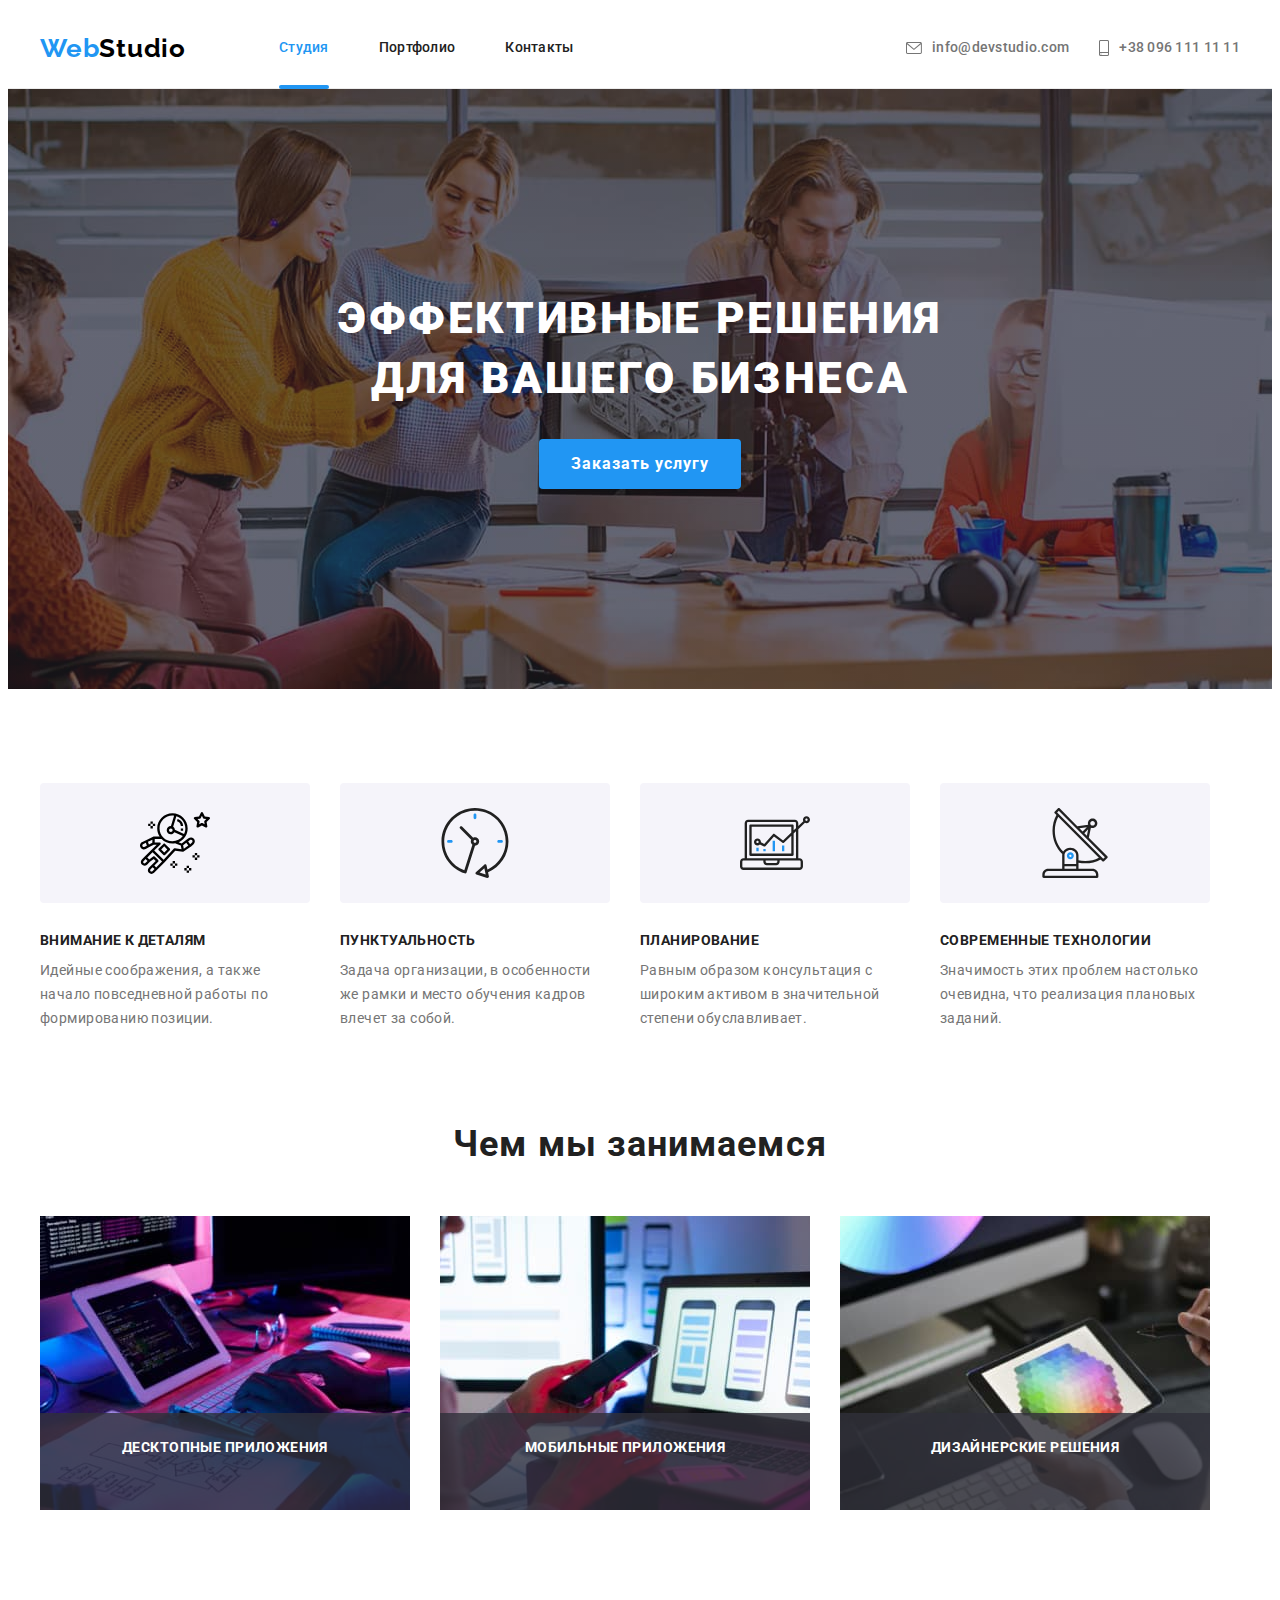
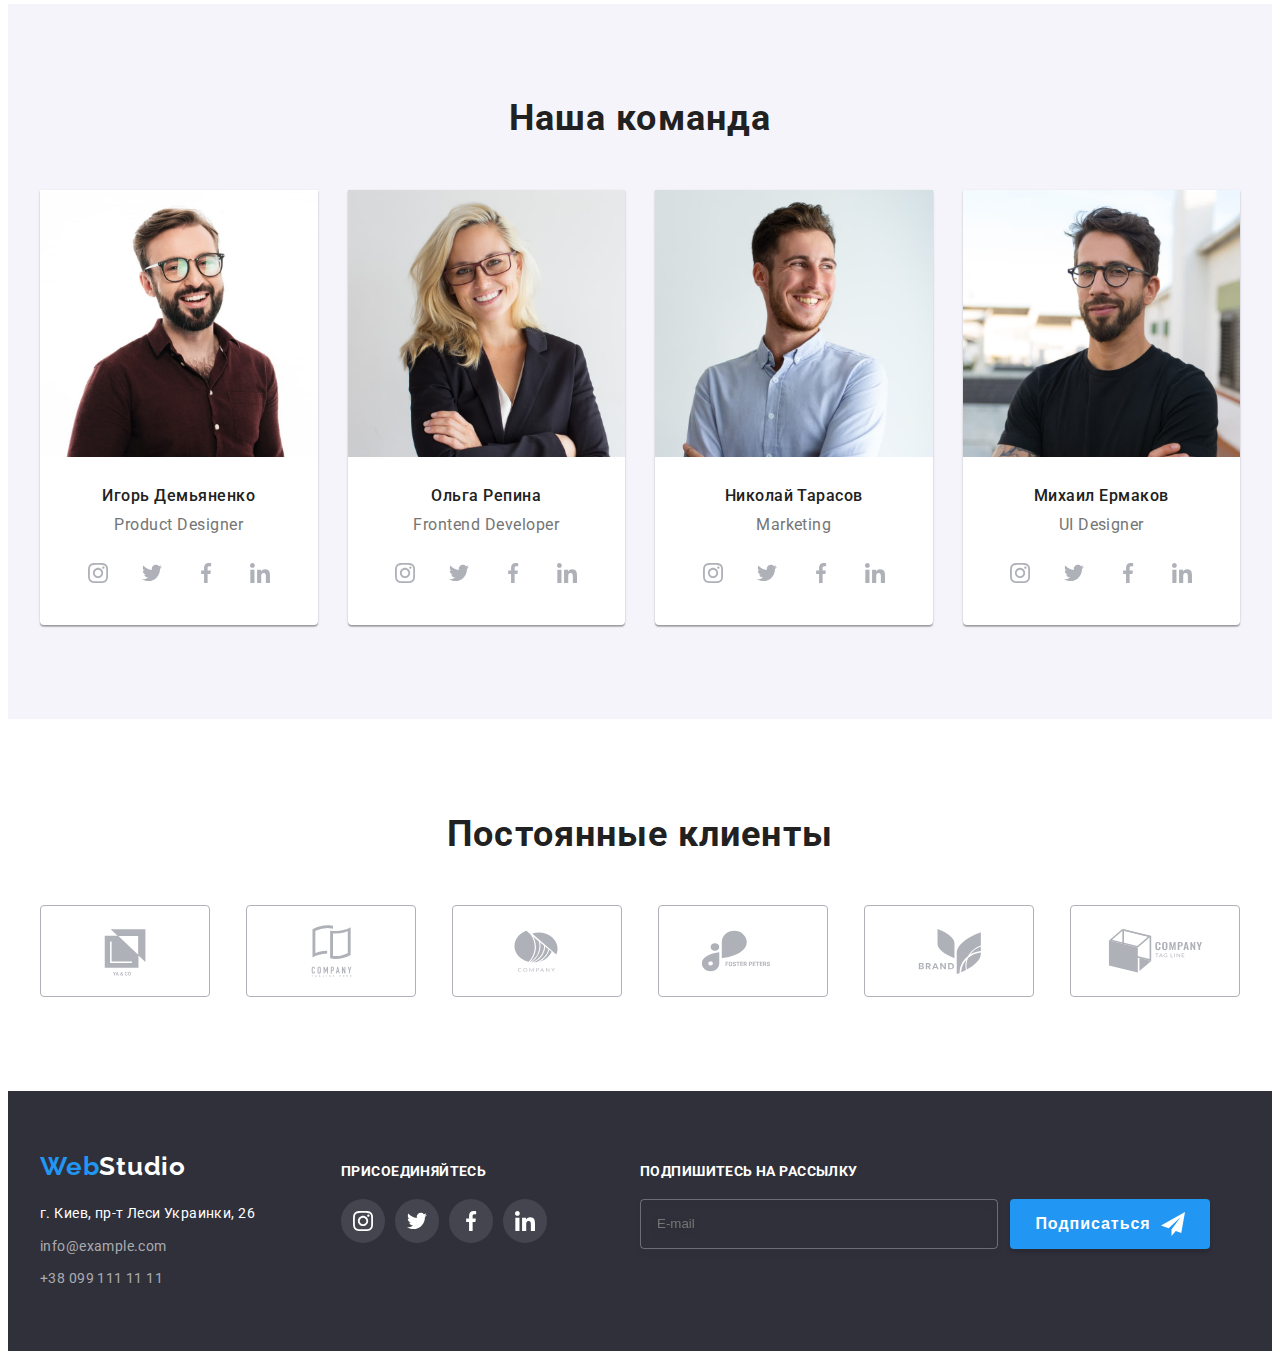
<file: index.html>
<!DOCTYPE html>
<html lang="ru">
  <head>
    <meta charset="UTF-8" />
    <meta http-equiv="X-UA-Compatible" content="IE=edge" />
    <meta name="viewport" content="width=device-width, initial-scale=1.0" />
    <title>WebStudio</title>
    <link rel="preconnect" href="https://fonts.googleapis.com" />
    <link rel="preconnect" href="https://fonts.gstatic.com" crossorigin />
    <link
      href="https://fonts.googleapis.com/css2?family=Raleway:wght@700&family=Roboto:wght@400;500;700;900&display=swap"
      rel="stylesheet"
    />
    <link
      rel="stylesheet"
      href="https://cdnjs.cloudflare.com/ajax/libs/modern-normalize/1.1.0/modern-normalize.min.css"
      integrity="sha512-wpPYUAdjBVSE4KJnH1VR1HeZfpl1ub8YT/NKx4PuQ5NmX2tKuGu6U/JRp5y+Y8XG2tV+wKQpNHVUX03MfMFn9Q=="
      crossorigin="anonymous"
      referrerpolicy="no-referrer"
    />
    <link rel="stylesheet" href="./css/style.css" />
  </head>
  <body>
    <!-- ШАПКА-HEADER -->

    <header class="header">
      <div class="container">
        <a class="header-link-main link" href="" lang="en"
          >Web<span class="header-link-main-studio">Studio</span></a
        >
        <nav class="header-navigation">
          <ul class="header-list list">
            <li class="header-item">
              <a class="header-link link current" href="">Студия</a>
            </li>
            <li class="header-item">
              <a class="header-link link" href="./portfolio.html">Портфолио</a>
            </li>
            <li class="header-item">
              <a class="header-link link" href="">Контакты</a>
            </li>
          </ul>
        </nav>
        <ul class="header-list-contacts list">
          <li class="header-item-contacts">
            <a class="header-link-mail link" href=""
              ><svg class="header-contact-svg-mail" width="16" height="12">
                <use href="./img/symbol-defs.svg#icon-envelope"></use></svg
              >info@devstudio.com</a
            >
          </li>
          <li class="header-item-contacts">
            <a class="header-link-tel link" href=""
              ><svg class="header-contact-svg-tel" width="10" height="16">
                <use href="./img/symbol-defs.svg#icon-smartphone"></use></svg
              >+38 096 111 11 11</a
            >
          </li>
        </ul>
      </div>
    </header>
    <main>
      <!-- ЗАКАЗ УСЛУГ-SERVICE -->

      <section class="service">
        <div class="container">
          <h1 class="service-title">Эффективные решения для вашего бизнеса</h1>
          <button type="button" class="service-button" data-modal-open>
            Заказать услугу
          </button>
        </div>
      </section>

      <!-- СФЕРА ДЕЯТЕЛЬНОСТИ-ACTIVITY -->

      <section class="activity">
        <div class="container">
          <h2 class="activity-hidden">Сфера деятельности</h2>
          <!--H2 скрыть в CSS-->
          <ul class="activity-list list">
            <li class="activity-item">
              <div class="activity-container-svg">
                <svg class="activity-svg" width="70" height="70">
                  <use href="./img/symbol-defs.svg#icon-astronaut"></use>
                </svg>
              </div>
              <h3 class="activity-title">Внимание к деталям</h3>
              <p class="activity-text">
                Идейные соображения, а также начало повседневной работы по
                формированию позиции.
              </p>
            </li>
            <li class="activity-item">
              <div class="activity-container-svg">
                <svg class="activity-svg" width="70" height="70">
                  <use href="./img/symbol-defs.svg#icon-clock"></use>
                </svg>
              </div>
              <h3 class="activity-title">Пунктуальность</h3>
              <p class="activity-text">
                Задача организации, в особенности же рамки и место обучения
                кадров влечет за собой.
              </p>
            </li>
            <li class="activity-item">
              <div class="activity-container-svg">
                <svg class="activity-svg" width="70" height="70">
                  <use href="./img/symbol-defs.svg#icon-diagram"></use>
                </svg>
              </div>
              <h3 class="activity-title">Планирование</h3>
              <p class="activity-text">
                Равным образом консультация с широким активом в значительной
                степени обуславливает.
              </p>
            </li>
            <li class="activity-item">
              <div class="activity-container-svg">
                <svg class="activity-svg" width="70" height="70">
                  <use href="./img/symbol-defs.svg#icon-antenna"></use>
                </svg>
              </div>
              <h3 class="activity-title">Современные технологии</h3>
              <p class="activity-text">
                Значимость этих проблем настолько очевидна, что реализация
                плановых заданий.
              </p>
            </li>
          </ul>
        </div>
      </section>

      <!-- ЧЕМ ЗАНИМАЮТСЯ-BUSINESS -->

      <section class="business">
        <div class="container">
          <h2 class="business-title">Чем мы занимаемся</h2>
          <div class="container-buisness">
            <ul class="business-list list">
              <li class="business-item">
                <img src="./img/img1.jpg" alt="картинка с кодом" width="370" />
                <h3 class="business-item-title">Десктопные приложения</h3>
              </li>
              <li class="business-item">
                <img
                  src="./img/img2.jpg"
                  alt="картинка с адаптивность"
                  width="370"
                />
                <h3 class="business-item-title">Мобильные приложения</h3>
              </li>
              <li class="business-item">
                <img
                  src="./img/img3.jpg"
                  alt="картинка с пикселями"
                  width="370"
                />
                <h3 class="business-item-title">Дизайнерские решения</h3>
              </li>
            </ul>
          </div>
        </div>
      </section>

      <!-- КОМАНДА-TEAM -->

      <section class="team">
        <div class="container">
          <h2 class="team-title">Наша команда</h2>
          <div class="container-team">
            <ul class="team-list list">
              <li class="team-item">
                <img src="./img/img4.jpg" alt="фото игорь" width="270" />
                <div class="time-nane-position">
                  <h3 class="team-name">Игорь Демьяненко</h3>
                  <p class="team-position" lang="en">Product Designer</p>
                  <ul class="team-contact-list list">
                    <li class="team-contact-item">
                      <a class="team-contact-link" href="">
                        <svg class="team-contact-svg" width="20" height="20">
                          <use
                            href="./img/symbol-defs.svg#icon-instagram"
                          ></use>
                        </svg>
                      </a>
                    </li>
                    <li class="team-contact-item">
                      <a class="team-contact-link" href="">
                        <svg class="team-contact-svg" width="20" height="20">
                          <use href="./img/symbol-defs.svg#icon-twitter"></use>
                        </svg>
                      </a>
                    </li>
                    <li class="team-contact-item">
                      <a class="team-contact-link" href="">
                        <svg class="team-contact-svg" width="20" height="20">
                          <use href="./img/symbol-defs.svg#icon-facebook"></use>
                        </svg>
                      </a>
                    </li>
                    <li class="team-contact-item">
                      <a class="team-contact-link" href="">
                        <svg class="team-contact-svg" width="20" height="20">
                          <use href="./img/symbol-defs.svg#icon-linkedin"></use>
                        </svg>
                      </a>
                    </li>
                  </ul>
                </div>
              </li>
              <li class="team-item">
                <img src="./img/img5.jpg" alt="фото ольга" width="270" />
                <div class="time-nane-position">
                  <h3 class="team-name">Ольга Репина</h3>
                  <p class="team-position" lang="en">Frontend Developer</p>
                  <ul class="team-contact-list list">
                    <li class="team-contact-item">
                      <a class="team-contact-link" href="">
                        <svg class="team-contact-svg" width="20" height="20">
                          <use
                            href="./img/symbol-defs.svg#icon-instagram"
                          ></use>
                        </svg>
                      </a>
                    </li>
                    <li class="team-contact-item">
                      <a class="team-contact-link" href="">
                        <svg class="team-contact-svg" width="20" height="20">
                          <use href="./img/symbol-defs.svg#icon-twitter"></use>
                        </svg>
                      </a>
                    </li>
                    <li class="team-contact-item">
                      <a class="team-contact-link" href="">
                        <svg class="team-contact-svg" width="20" height="20">
                          <use href="./img/symbol-defs.svg#icon-facebook"></use>
                        </svg>
                      </a>
                    </li>
                    <li class="team-contact-item">
                      <a class="team-contact-link" href="">
                        <svg class="team-contact-svg" width="20" height="20">
                          <use href="./img/symbol-defs.svg#icon-linkedin"></use>
                        </svg>
                      </a>
                    </li>
                  </ul>
                </div>
              </li>
              <li class="team-item">
                <img src="./img/img6.jpg" alt="фото николай" width="270" />
                <div class="time-nane-position">
                  <h3 class="team-name">Николай Тарасов</h3>
                  <p class="team-position" lang="en">Marketing</p>
                  <ul class="team-contact-list list">
                    <li class="team-contact-item">
                      <a class="team-contact-link" href="">
                        <svg class="team-contact-svg" width="20" height="20">
                          <use
                            href="./img/symbol-defs.svg#icon-instagram"
                          ></use>
                        </svg>
                      </a>
                    </li>
                    <li class="team-contact-item">
                      <a class="team-contact-link" href="">
                        <svg class="team-contact-svg" width="20" height="20">
                          <use href="./img/symbol-defs.svg#icon-twitter"></use>
                        </svg>
                      </a>
                    </li>
                    <li class="team-contact-item">
                      <a class="team-contact-link" href="">
                        <svg class="team-contact-svg" width="20" height="20">
                          <use href="./img/symbol-defs.svg#icon-facebook"></use>
                        </svg>
                      </a>
                    </li>
                    <li class="team-contact-item">
                      <a class="team-contact-link" href="">
                        <svg class="team-contact-svg" width="20" height="20">
                          <use href="./img/symbol-defs.svg#icon-linkedin"></use>
                        </svg>
                      </a>
                    </li>
                  </ul>
                </div>
              </li>
              <li class="team-item">
                <img src="./img/img7.jpg" alt="фото михаил" width="270" />
                <div class="time-nane-position">
                  <h3 class="team-name">Михаил Ермаков</h3>
                  <p class="team-position" lang="en">UI Designer</p>
                  <ul class="team-contact-list list">
                    <li class="team-contact-item">
                      <a class="team-contact-link" href="">
                        <svg class="team-contact-svg" width="20" height="20">
                          <use
                            href="./img/symbol-defs.svg#icon-instagram"
                          ></use>
                        </svg>
                      </a>
                    </li>
                    <li class="team-contact-item">
                      <a class="team-contact-link" href="">
                        <svg class="team-contact-svg" width="20" height="20">
                          <use href="./img/symbol-defs.svg#icon-twitter"></use>
                        </svg>
                      </a>
                    </li>
                    <li class="team-contact-item">
                      <a class="team-contact-link" href="">
                        <svg class="team-contact-svg" width="20" height="20">
                          <use href="./img/symbol-defs.svg#icon-facebook"></use>
                        </svg>
                      </a>
                    </li>
                    <li class="team-contact-item">
                      <a class="team-contact-link" href="">
                        <svg class="team-contact-svg" width="20" height="20">
                          <use href="./img/symbol-defs.svg#icon-linkedin"></use>
                        </svg>
                      </a>
                    </li>
                  </ul>
                </div>
              </li>
            </ul>
          </div>
        </div>
      </section>

      <!-- КЛИЕНТЫ-CLIENTS -->

      <section class="client">
        <div class="container">
          <h2 class="client-title">Постоянные клиенты</h2>
          <ul class="client-list list">
            <li class="client-item">
              <a class="client-link" href="">
                <svg class="client-logo" width="106" height="60">
                  <use href="./img/symbol-defs.svg#icon-Logo1"></use>
                </svg>
              </a>
            </li>
            <li class="client-item">
              <a class="client-link" href="">
                <svg class="client-logo" width="106" height="60">
                  <use href="./img/symbol-defs.svg#icon-Logo2"></use>
                </svg>
              </a>
            </li>
            <li class="client-item">
              <a class="client-link" href="">
                <svg class="client-logo" width="106" height="60">
                  <use href="./img/symbol-defs.svg#icon-Logo3"></use>
                </svg>
              </a>
            </li>
            <li class="client-item">
              <a class="client-link" href="">
                <svg class="client-logo" width="106" height="60">
                  <use href="./img/symbol-defs.svg#icon-Logo4"></use>
                </svg>
              </a>
            </li>
            <li class="client-item">
              <a class="client-link" href="">
                <svg class="client-logo" width="106" height="60">
                  <use href="./img/symbol-defs.svg#icon-Logo5"></use>
                </svg>
              </a>
            </li>
            <li class="client-item">
              <a class="client-link" href="">
                <svg class="client-logo" width="106" height="60">
                  <use href="./img/symbol-defs.svg#icon-Logo6"></use>
                </svg>
              </a>
            </li>
          </ul>
        </div>
      </section>
    </main>

    <!-- ПОДВАЛ-FOOTER -->

    <footer class="footer">
      <div class="container">
        <div class="footer-containers">
          <div class="footer-container-first">
            <a class="footer-link-main link" href=""
              >Web<span class="footer-link-main-studio">Studio</span></a
            >
            <address class="footer-address">
              <a
                class="footer-link-map link"
                href="https://goo.gl/maps/2agaceG5cJKW77Uz7"
                target="_blank"
                rel="noopener noreferrer noindex nofollow"
                >г. Киев, пр-т Леси Украинки, 26</a
              >
              <ul class="footer-list list">
                <li class="footer-item">
                  <a
                    class="footer-link-mail link"
                    href="mailto:info@example.com"
                    >info@example.com</a
                  >
                </li>
                <li class="footer-item">
                  <a class="footer-link-tel link" href="tel:+380991111111"
                    >+38 099 111 11 11</a
                  >
                </li>
              </ul>
            </address>
          </div>
          <div class="footer-container-second">
            <h2 class="footer-text">присоединяйтесь</h2>
            <ul class="footer-contact-list list">
              <li class="footer-contact-item">
                <a class="footer-contact-link" href="">
                  <svg class="footer-contact-svg" width="20" height="20">
                    <use href="./img/symbol-defs.svg#icon-instagram"></use>
                  </svg>
                </a>
              </li>
              <li class="footer-contact-item">
                <a class="footer-contact-link" href="">
                  <svg class="footer-contact-svg" width="20" height="20">
                    <use href="./img/symbol-defs.svg#icon-twitter"></use>
                  </svg>
                </a>
              </li>
              <li class="footer-contact-item">
                <a class="footer-contact-link" href="">
                  <svg class="footer-contact-svg" width="20" height="20">
                    <use href="./img/symbol-defs.svg#icon-facebook"></use>
                  </svg>
                </a>
              </li>
              <li class="footer-contact-item">
                <a class="footer-contact-link" href="">
                  <svg class="footer-contact-svg" width="20" height="20">
                    <use href="./img/symbol-defs.svg#icon-linkedin"></use>
                  </svg>
                </a>
              </li>
            </ul>
          </div>
          <div class="footer-container-third">
            <h2 class="footer-text">Подпишитесь на рассылку</h2>
            <form class="footer-form">
              <input class="footer-mail" type="email" placeholder="E-mail" />
              <button class="footer-btn" type="submit">
                Подписаться
                <svg class="footer-logo-send" width="24" height="24">
                  <use href="./img/symbol-defs.svg#icon-icon-send"></use>
                </svg>
              </button>
            </form>
          </div>
        </div>
      </div>
    </footer>

    <!-- МОДАЛЬНОЕ-ОКНО -->

    <div class="backdrop is-hidden" data-modal>
      <div class="modal">
        <button type="button" class="modal-close-btn" data-modal-close>
          <svg class="modal-logo-close" width="18" height="18">
            <use href="./img/symbol-defs.svg#icon-close-black-litle"></use>
          </svg>
        </button>
        <h2 class="modal-title">Оставьте свои данные, мы вам перезвоним</h2>
        <form>
          <div class="modal-field">
            <label for="name" class="modal-label">Имя</label>
            <div class="modal-input-wrap">
              <input type="text" name="mame" id="name" class="modal-input" />
              <svg class="modal-icon" width="18" height="18">
                <use href="./img/symbol-defs.svg#icon-person-black"></use>
              </svg>
            </div>
          </div>

          <div class="modal-field">
            <label for="tel" class="modal-label">Телефон</label>
            <div class="modal-input-wrap">
              <input type="tel" name="tel" id="tel" class="modal-input" />
              <svg class="modal-icon" width="18" height="18">
                <use href="./img/symbol-defs.svg#icon-phone-black"></use>
              </svg>
            </div>
          </div>

          <div class="modal-field">
            <label for="email" class="modal-label">Почта</label>
            <div class="modal-input-wrap">
              <input type="email" name="email" id="email" class="modal-input" />
              <svg class="modal-icon" width="18" height="18">
                <use href="./img/symbol-defs.svg#icon-email-black"></use>
              </svg>
            </div>
          </div>

          <div class="modal-textarea-field">
            <label for="comment" class="modal-label">Комментарий</label>
            <textarea
              class="modal-textarea"
              name="comment"
              id="comment"
              placeholder="Введите текст"
              cols="30"
              rows="10"
            ></textarea>
          </div>
          <div class="modal-check-field">
            <input
              class="modal-imput-check modal-hidden"
              type="checkbox"
              name="choose"
              id="choose"
              value="choose"
            />
            <label class="modal-check-text" for="choose">
              <span>
                <svg class="check-icon" width="14" height="10">
                  <use href="./img/symbol-defs.svg#icon-Vector"></use>
                </svg>
              </span>
              Соглашаюсь с рассылкой и принимаю &nbsp;<a
                class="modal-conditions"
                href=""
                >Условия договора</a
              ></label
            >
          </div>

          <button class="modal-submit" type="submit">Отправить</button>
        </form>
      </div>
    </div>
    <script src="./js/modal.js"></script>
  </body>
</html>
</file>
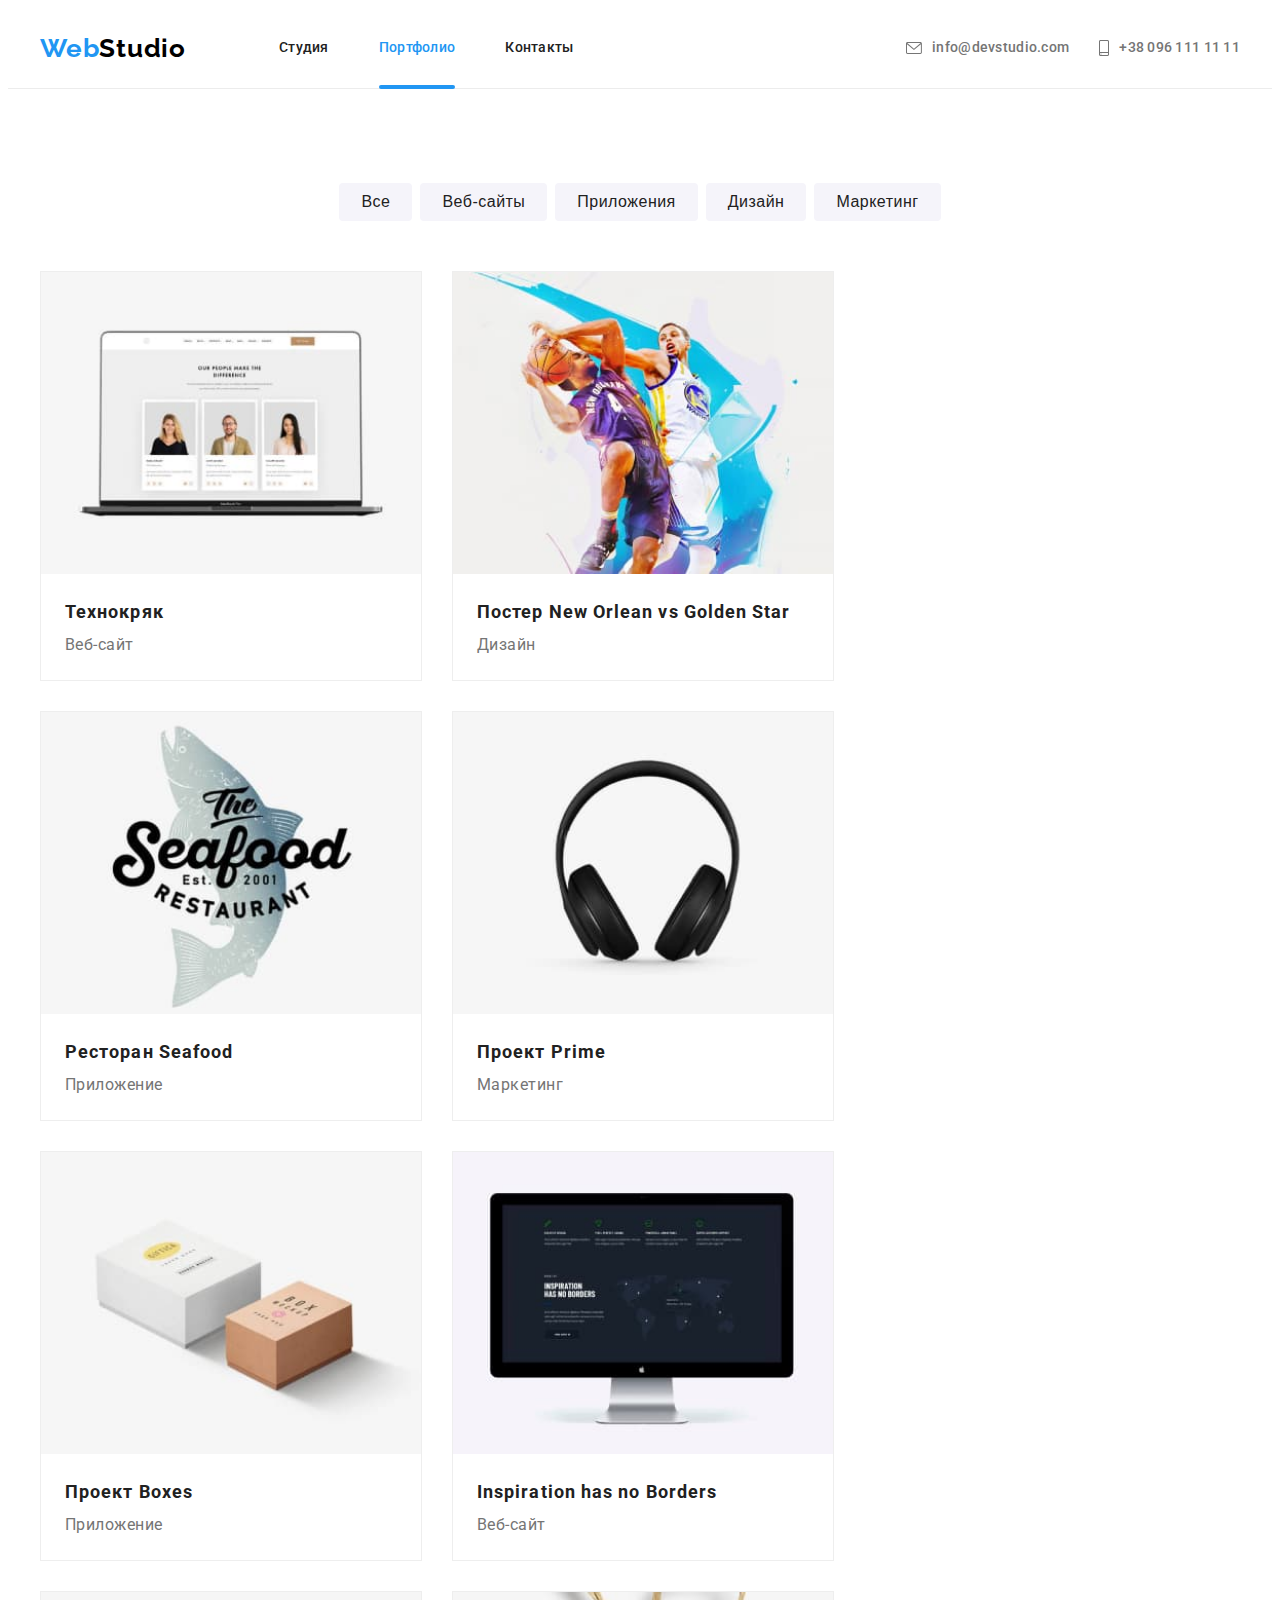
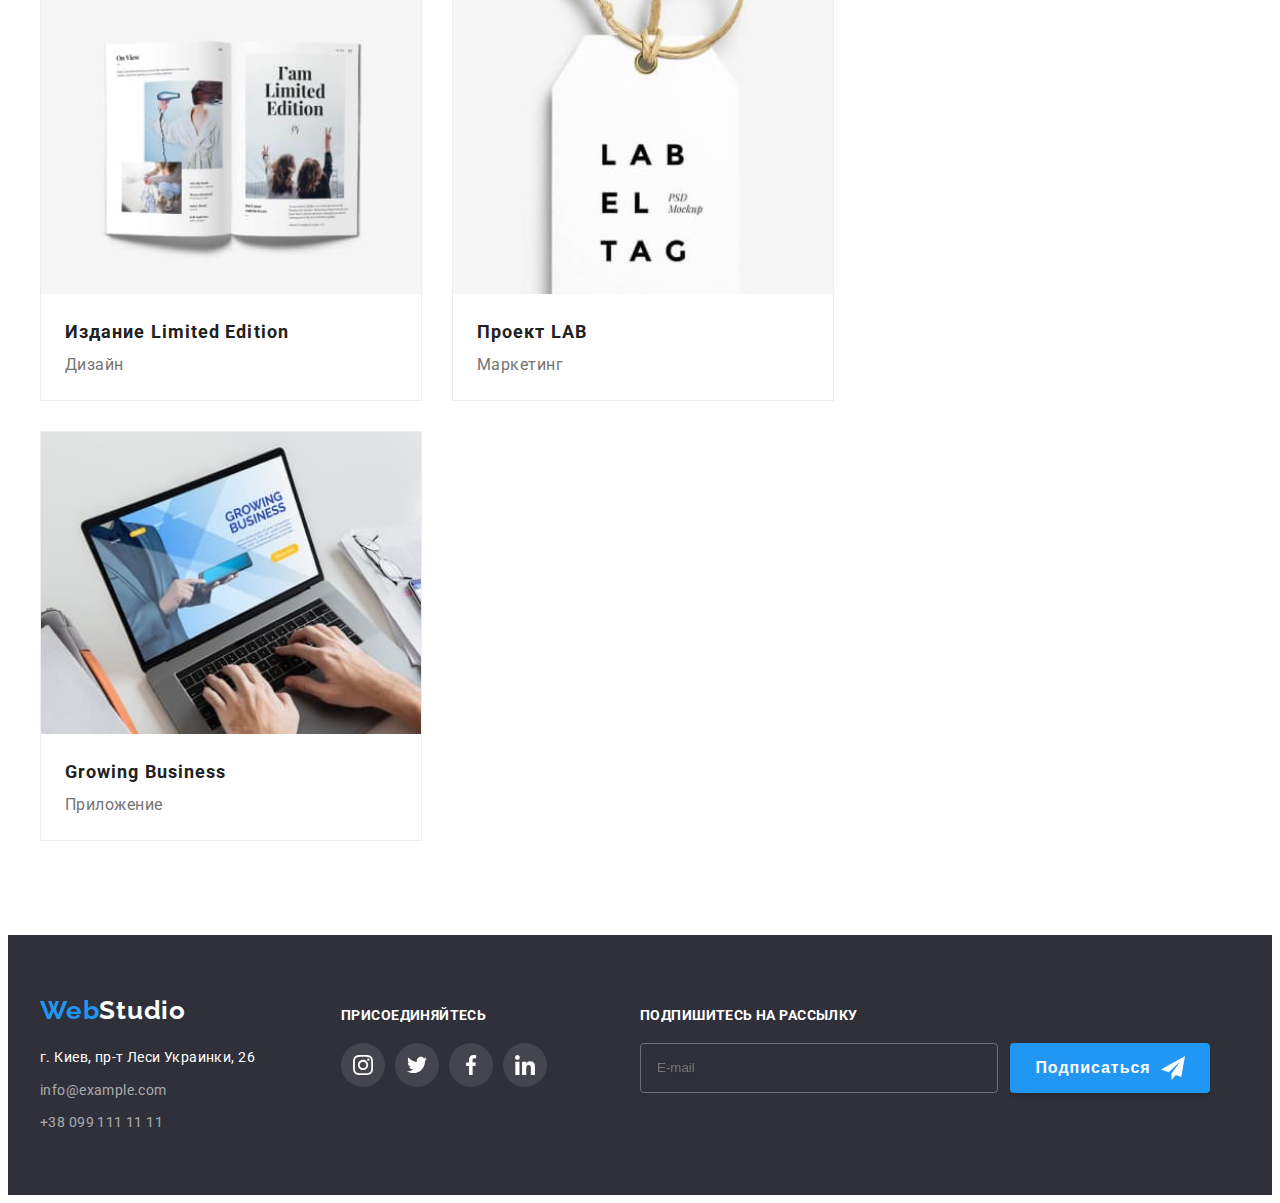
<file: portfolio.html>
<!DOCTYPE html>
<html lang="ru">
  <head>
    <meta charset="UTF-8" />
    <meta http-equiv="X-UA-Compatible" content="IE=edge" />
    <meta name="viewport" content="width=device-width, initial-scale=1.0" />
    <title>WebStudio</title>
    <link rel="preconnect" href="https://fonts.googleapis.com" />
    <link rel="preconnect" href="https://fonts.gstatic.com" crossorigin />
    <link
      href="https://fonts.googleapis.com/css2?family=Raleway:wght@700&family=Roboto:wght@400;500;700;900&display=swap"
      rel="stylesheet"
    />
    <link
      rel="stylesheet"
      href="https://cdnjs.cloudflare.com/ajax/libs/modern-normalize/1.1.0/modern-normalize.min.css"
      integrity="sha512-wpPYUAdjBVSE4KJnH1VR1HeZfpl1ub8YT/NKx4PuQ5NmX2tKuGu6U/JRp5y+Y8XG2tV+wKQpNHVUX03MfMFn9Q=="
      crossorigin="anonymous"
      referrerpolicy="no-referrer"
    />
    <link rel="stylesheet" href="./css/style.css" />
  </head>
  <body>
    <!--ШАПКА-HEADER-->

    <header class="header">
      <div class="container">
        <a class="header-link-main link" href="" lang="en"
          >Web<span class="header-link-main-studio">Studio</span></a
        >
        <nav class="header-navigation">
          <ul class="header-list list">
            <li class="header-item">
              <a class="header-link link" href="./index.html">Студия</a>
            </li>
            <li class="header-item">
              <a class="header-link link current" href="">Портфолио</a>
            </li>
            <li class="header-item">
              <a class="header-link link" href="">Контакты</a>
            </li>
          </ul>
        </nav>
        <ul class="header-list-contacts list">
          <li class="header-item-contacts">
            <a class="header-link-mail link" href=""
              ><svg class="header-contact-svg-mail" width="16" height="12">
                <use href="./img/symbol-defs.svg#icon-envelope"></use></svg
              >info@devstudio.com</a
            >
          </li>
          <li class="header-item-contacts">
            <a class="header-link-tel link" href=""
              ><svg class="header-contact-svg-tel" width="10" height="16">
                <use href="./img/symbol-defs.svg#icon-smartphone"></use></svg
              >+38 096 111 11 11</a
            >
          </li>
        </ul>
      </div>
    </header>

    <!--ПОРТФОЛИО-PORTFOLIO-->

    <main>
      <section class="portfolio">
        <div class="container">
          <h1 class="portfolio-hidden">Портфолио</h1>
          <!--h1 скрыть в CSS-->
          <div class="container-portfolio-buttons">
            <ul class="portfolio-buttons-list list">
              <li class="portfolio-button-item">
                <button class="portfolio-button" type="button">Все</button>
              </li>
              <li class="portfolio-button-item">
                <button class="portfolio-button" type="button">
                  Веб-сайты
                </button>
              </li>
              <li class="portfolio-button-item">
                <button class="portfolio-button" type="button">
                  Приложения
                </button>
              </li>
              <li class="portfolio-button-item">
                <button class="portfolio-button" type="button">Дизайн</button>
              </li>
              <li class="portfolio-button-item">
                <button class="portfolio-button" type="button">
                  Маркетинг
                </button>
              </li>
            </ul>
          </div>
          <div class="container-portfolio">
            <ul class="portfolio-list list">
              <li class="portfolio-item">
                <a class="portfolio-link link" href="">
                  <div class="portfolio-link-container">
                    <img src="./img/portfolio1.jpg" alt="ноутбук" width="370" />
                    <p class="portfolio-link-text">
                      Ресурс предлагает комплексные предложения с разным уровнем
                      функционала и сервисов. Все это позволит посетителю
                      получить исчерпывающие сведения о компании или частном
                      лице.
                    </p>
                  </div>
                  <div class="portfolio-name-projekt">
                    <h2 class="portfolio-title">Технокряк</h2>
                    <p class="portfolio-text">Веб-сайт</p>
                  </div>
                </a>
              </li>
              <li class="portfolio-item">
                <a class="portfolio-link link" href="">
                  <div class="portfolio-link-container">
                    <img
                      src="./img/portfolio2.jpg"
                      alt="баскетболисты"
                      width="370"
                    />
                    <p class="portfolio-link-text">
                      Ресурс предлагает комплексные предложения с разным уровнем
                      функционала и сервисов. Все это позволит посетителю
                      получить исчерпывающие сведения о компании или частном
                      лице.
                    </p>
                  </div>
                  <div class="portfolio-name-projekt">
                    <h2 class="portfolio-title">
                      Постер New Orlean vs Golden Star
                    </h2>
                    <p class="portfolio-text">Дизайн</p>
                  </div>
                </a>
              </li>
              <li class="portfolio-item">
                <a class="portfolio-link link" href="">
                  <div class="portfolio-link-container">
                    <img
                      src="./img/portfolio3.jpg"
                      alt="название ресторана"
                      width="370"
                    />
                    <p class="portfolio-link-text">
                      Ресурс предлагает комплексные предложения с разным уровнем
                      функционала и сервисов. Все это позволит посетителю
                      получить исчерпывающие сведения о компании или частном
                      лице.
                    </p>
                  </div>
                  <div class="portfolio-name-projekt">
                    <h2 class="portfolio-title">Ресторан Seafood</h2>
                    <p class="portfolio-text">Приложение</p>
                  </div>
                </a>
              </li>
              <li class="portfolio-item">
                <a class="portfolio-link link" href="">
                  <div class="portfolio-link-container">
                    <img
                      src="./img/portfolio4.jpg"
                      alt="наушники"
                      width="370"
                    />
                    <p class="portfolio-link-text">
                      Ресурс предлагает комплексные предложения с разным уровнем
                      функционала и сервисов. Все это позволит посетителю
                      получить исчерпывающие сведения о компании или частном
                      лице.
                    </p>
                  </div>
                  <div class="portfolio-name-projekt">
                    <h2 class="portfolio-title">Проект Prime</h2>
                    <p class="portfolio-text">Маркетинг</p>
                  </div>
                </a>
              </li>
              <li class="portfolio-item">
                <a class="portfolio-link link" href="">
                  <div class="portfolio-link-container">
                    <img src="./img/portfolio5.jpg" alt="коробки" width="370" />
                    <p class="portfolio-link-text">
                      Ресурс предлагает комплексные предложения с разным уровнем
                      функционала и сервисов. Все это позволит посетителю
                      получить исчерпывающие сведения о компании или частном
                      лице.
                    </p>
                  </div>
                  <div class="portfolio-name-projekt">
                    <h2 class="portfolio-title">Проект Boxes</h2>
                    <p class="portfolio-text">Приложение</p>
                  </div>
                </a>
              </li>
              <li class="portfolio-item">
                <a class="portfolio-link link" href="">
                  <div class="portfolio-link-container">
                    <img src="./img/portfolio6.jpg" alt="монитор" width="370" />
                    <p class="portfolio-link-text">
                      Ресурс предлагает комплексные предложения с разным уровнем
                      функционала и сервисов. Все это позволит посетителю
                      получить исчерпывающие сведения о компании или частном
                      лице.
                    </p>
                  </div>
                  <div class="portfolio-name-projekt">
                    <h2 class="portfolio-title">Inspiration has no Borders</h2>
                    <p class="portfolio-text">Веб-сайт</p>
                  </div>
                </a>
              </li>
              <li class="portfolio-item">
                <a class="portfolio-link link" href="">
                  <div class="portfolio-link-container">
                    <img src="./img/portfolio7.jpg" alt="книга" width="370" />
                    <p class="portfolio-link-text">
                      Ресурс предлагает комплексные предложения с разным уровнем
                      функционала и сервисов. Все это позволит посетителю
                      получить исчерпывающие сведения о компании или частном
                      лице.
                    </p>
                  </div>
                  <div class="portfolio-name-projekt">
                    <h2 class="portfolio-title">Издание Limited Edition</h2>
                    <p class="portfolio-text">Дизайн</p>
                  </div>
                </a>
              </li>
              <li class="portfolio-item">
                <a class="portfolio-link link" href="">
                  <div class="portfolio-link-container">
                    <img src="./img/portfolio8.jpg" alt="лейба" width="370" />
                    <p class="portfolio-link-text">
                      Ресурс предлагает комплексные предложения с разным уровнем
                      функционала и сервисов. Все это позволит посетителю
                      получить исчерпывающие сведения о компании или частном
                      лице.
                    </p>
                  </div>
                  <div class="portfolio-name-projekt">
                    <h2 class="portfolio-title">Проект LAB</h2>
                    <p class="portfolio-text">Маркетинг</p>
                  </div>
                </a>
              </li>
              <li class="portfolio-item">
                <a class="portfolio-link link" href="">
                  <div class="portfolio-link-container">
                    <img src="./img/portfolio9.jpg" alt="макбук" width="370" />
                    <p class="portfolio-link-text">
                      Ресурс предлагает комплексные предложения с разным уровнем
                      функционала и сервисов. Все это позволит посетителю
                      получить исчерпывающие сведения о компании или частном
                      лице.
                    </p>
                  </div>
                  <div class="portfolio-name-projekt">
                    <h2 class="portfolio-title">Growing Business</h2>
                    <p class="portfolio-text">Приложение</p>
                  </div>
                </a>
              </li>
            </ul>
          </div>
        </div>
      </section>
    </main>

    <!--ПОДВАЛ-FOOTER-->

    <footer class="footer">
      <div class="container">
        <div class="footer-containers">
          <div class="footer-container-first">
            <a class="footer-link-main link" href=""
              >Web<span class="footer-link-main-studio">Studio</span></a
            >
            <address class="footer-address">
              <a
                class="footer-link-map link"
                href="https://goo.gl/maps/2agaceG5cJKW77Uz7"
                target="_blank"
                rel="noopener noreferrer noindex nofollow"
                >г. Киев, пр-т Леси Украинки, 26</a
              >
              <ul class="footer-list list">
                <li class="footer-item">
                  <a
                    class="footer-link-mail link"
                    href="mailto:info@example.com"
                    >info@example.com</a
                  >
                </li>
                <li class="footer-item">
                  <a class="footer-link-tel link" href="tel:+380991111111"
                    >+38 099 111 11 11</a
                  >
                </li>
              </ul>
            </address>
          </div>
          <div class="footer-container-second">
            <h2 class="footer-text">присоединяйтесь</h2>
            <ul class="footer-contact-list list">
              <li class="footer-contact-item">
                <a class="footer-contact-link" href="">
                  <svg class="footer-contact-svg" width="20" height="20">
                    <use href="./img/symbol-defs.svg#icon-instagram"></use>
                  </svg>
                </a>
              </li>
              <li class="footer-contact-item">
                <a class="footer-contact-link" href="">
                  <svg class="footer-contact-svg" width="20" height="20">
                    <use href="./img/symbol-defs.svg#icon-twitter"></use>
                  </svg>
                </a>
              </li>
              <li class="footer-contact-item">
                <a class="footer-contact-link" href="">
                  <svg class="footer-contact-svg" width="20" height="20">
                    <use href="./img/symbol-defs.svg#icon-facebook"></use>
                  </svg>
                </a>
              </li>
              <li class="footer-contact-item">
                <a class="footer-contact-link" href="">
                  <svg class="footer-contact-svg" width="20" height="20">
                    <use href="./img/symbol-defs.svg#icon-linkedin"></use>
                  </svg>
                </a>
              </li>
            </ul>
          </div>
          <div class="footer-container-third">
            <h2 class="footer-text">Подпишитесь на рассылку</h2>
            <form class="footer-form" action="">
              <input class="footer-mail" type="email" placeholder="E-mail" />
              <button class="footer-btn" type="submit">
                Подписаться
                <svg class="footer-logo-send" width="24" height="24">
                  <use href="./img/symbol-defs.svg#icon-icon-send"></use>
                </svg>
              </button>
            </form>
          </div>
        </div>
      </div>
    </footer>
  </body>
</html>
</file>
<file: css/style.css>
:root {
  --header-link-main-color: #2196f3;
  --footer-link-mail-color: #2196f3;
  --all-title-color: #212121;
  --all-text-color: #757575;
  --timing-color-fon-shadow: 250ms cubic-bezier(0.4, 0, 0.2, 1);
}

body {
  font-family: "Raleway", sans-serif;
  font-family: "Roboto", sans-serif;
  color: #212121;
  background: #ffffff;
}

p,
h1,
h2,
h3,
h4,
h5,
h6 {
  margin: 0;
}

ul,
ol {
  margin: 0;
  padding-left: 0;
}

button {
  cursor: pointer;
}

img {
  display: block;
  width: 100%;
  height: auto;
}

.link {
  text-decoration: none;
}

.list {
  list-style: none;
}

.container {
  width: 1200px;
  padding-left: 15px;
  padding-right: 15px;
  margin: 0 auto;
}

/* ----------------------ШАПКА-HEADER----------------- */

.header {
  background: #ffffff;
  border-bottom: 1px solid #ececec;
}

.header .container {
  display: flex;
  justify-content: center;
  align-items: center;
}

.header-link-main {
  font-family: "Raleway";
  font-weight: 700;
  font-size: 26px;
  line-height: 1.19;
  letter-spacing: 0.03em;
  color: var(--header-link-main-color);
  display: block;
}

.header-link-main-studio {
  font-family: "Raleway";
  font-weight: 700;
  font-size: 26px;
  line-height: 1.19;
  letter-spacing: 0.03em;
  color: #000000;
}

.header-list {
  display: flex;
  margin-left: 93px;
}

.header-item:not(:last-child) {
  margin-right: 50px;
}

.header-link {
  position: relative;
  font-weight: 500;
  font-size: 14px;
  line-height: 1.14;
  letter-spacing: 0.02em;
  color: #212121;
  display: block;
  padding: 32px 0;
}

.header-list-contacts {
  display: flex;
  margin-left: auto;
}

.header-item-contacts:not(:last-child) {
  margin-right: 30px;
}

.current {
  color: #2196f3;
}

.current::after {
  content: "";
  position: absolute;
  left: 0;
  bottom: -1px;
  display: block;
  width: 100%;
  height: 4px;
  background: #2196f3;
  border-radius: 2px;
  opacity: 1;
}

.header-link:hover,
.header-link:focus {
  color: #2196f3;
}

.header-contact-svg-mail,
.header-contact-svg-tel {
  margin-right: 10px;
  fill: #757575;
  display: block;
  transition: fill var(--timing-color-fon-shadow);
}

.header-contact-svg-mail:hover,
.header-contact-svg-tel:focus {
  color: #2196f3;
}

.header-link-mail {
  font-weight: 500;
  font-size: 14px;
  line-height: 1.14;
  letter-spacing: 0.02em;
  color: #757575;
  display: flex;
  align-items: center;
  justify-content: center;
  transition: color var(--timing-color-fon-shadow);
}

.header-link-mail:hover,
.header-link-mail:focus {
  color: #2196f3;
}

.header-link-mail:hover .header-contact-svg-mail,
.header-link-mail:focus .header-contact-svg-mail {
  fill: currentColor;
}

.header-link-tel {
  font-weight: 500;
  font-size: 14px;
  line-height: 1.14;
  letter-spacing: 0.02em;
  color: #757575;
  display: flex;
  align-items: center;
  justify-content: center;
  transition: color var(--timing-color-fon-shadow);
}

.header-link-tel:hover,
.header-link-tel:focus {
  color: #2196f3;
}

.header-link-tel:hover .header-contact-svg-tel,
.header-link-tel:focus .header-contact-svg-tel {
  fill: currentColor;
}

/* ----------------------ЗАКАЗ УСЛУГ-SERVICE----------------- */

.service {
  background-color: #2f303a;
  padding-top: 200px;
  padding-bottom: 200px;
  max-width: 1600px;
  margin-left: auto;
  margin-right: auto;
  background-size: cover;
  background-image: linear-gradient(
      rgba(47, 48, 58, 0.4),
      rgba(47, 48, 58, 0.4)
    ),
    url(../img/Imgservicefon.jpg);
  background-position: center;
  background-repeat: no-repeat;
}

.service-title {
  font-weight: 900;
  font-size: 44px;
  line-height: 1.36;
  text-align: center;
  letter-spacing: 0.06em;
  text-transform: uppercase;
  color: #ffffff;
  max-width: 696px;
  margin-right: auto;
  margin-left: auto;
  padding-bottom: 30px;
}

.service-button {
  font-family: "Roboto";
  font-style: normal;
  font-weight: 700;
  font-size: 16px;
  line-height: 1.88;
  display: flex;
  align-items: center;
  text-align: center;
  letter-spacing: 0.06em;
  color: #ffffff;
  background-color: #2196f3;
  box-shadow: 0px 4px 4px rgba(0, 0, 0, 0.15);
  border-radius: 4px;
  display: block;
  margin-right: auto;
  margin-left: auto;
  padding: 10px 32px;
  border: 0;
  transition: background-color var(--timing-color-fon-shadow);
}
.service-button:hover,
.service-button:focus {
  background-color: #188ce8;
}

/* ----------------------СФЕРА ДЕЯТЕЛЬНОСТИ-ACTIVITY----------------- */

.activity {
  padding-top: 94px;
  padding-bottom: 94px;
}

.activity-list {
  display: flex;
}

.activity-item {
  width: 270px;
}

.activity-container-svg {
  display: block;
  background: #f5f4fa;
  border-radius: 4px;
  padding: 25px 100px;
}

.activity-svg {
  margin-right: auto;
  margin-left: auto;
  background: #f5f4fa;
  border-radius: 4px;
  display: flex;
}

.activity-item:not(:last-child) {
  margin-right: 30px;
}

.activity-title {
  font-weight: 700;
  font-size: 14px;
  line-height: 1.14;
  letter-spacing: 0.03em;
  text-transform: uppercase;
  color: var(--all-title-color);
  margin-top: 30px;
}

.activity-text {
  font-weight: 400;
  font-size: 14px;
  line-height: 1.71;
  letter-spacing: 0.03em;
  color: var(--all-text-color);
  padding-top: 10px;
}

/* ----------------------ЧЕМ ЗАНИМАЮТСЯ-BUSINESS----------------- */

.business {
  padding-bottom: 94px;
}

.container-buisness {
  margin-top: 50px;
}

.business-list {
  display: flex;
}

.business-item {
  position: relative;
}

.business-item:not(:last-child) {
  margin-right: 30px;
}

.business-item-title {
  position: absolute;
  background: rgba(47, 48, 58, 0.8);
  bottom: 0;
  width: 100%;
  height: 70px;
  padding-top: 27px;

  font-weight: 700;
  font-size: 14px;
  line-height: 1.14;
  text-align: center;
  letter-spacing: 0.03em;
  text-transform: uppercase;
  color: #ffffff;
}

.business-title {
  font-weight: 700;
  font-size: 36px;
  line-height: 1.16;
  text-align: center;
  letter-spacing: 0.03em;
  color: var(--all-title-color);
}

/* ----------------------КОМАНДА-TEAM----------------- */

.team {
  background-color: #f5f4fa;
  padding-top: 94px;
  padding-bottom: 94px;
}

.container-team {
  margin-top: 50px;
}

.team-list {
  display: flex;
}

.team-item {
  background: #ffffff;
  box-shadow: 0px 1px 3px rgba(0, 0, 0, 0.12), 0px 1px 1px rgba(0, 0, 0, 0.14),
    0px 2px 1px rgba(0, 0, 0, 0.2);
  border-radius: 0px 0px 4px 4px;
}

.team-item:not(:last-child) {
  margin-right: 30px;
}

.time-nane-position {
  padding-top: 30px;
  padding-bottom: 30px;
}

.team-name {
  margin-bottom: 10px;
}

.team-title {
  font-weight: 700;
  font-size: 36px;
  line-height: 1.16;
  text-align: center;
  letter-spacing: 0.03em;
  color: var(--all-title-color);
}

.team-name {
  font-weight: 500;
  font-size: 16px;
  line-height: 1.18;
  text-align: center;
  letter-spacing: 0.03em;
  color: #212121;
}

.team-position {
  font-weight: 400;
  font-size: 16px;
  line-height: 1.18;
  text-align: center;
  letter-spacing: 0.03em;
  color: #757575;
  margin-bottom: 16px;
}

.team-contact-list {
  display: flex;
  justify-content: center;
}

.team-contact-item:not(:last-child) {
  margin-right: 10px;
}

.team-contact-link {
  width: 44px;
  height: 44px;
  border-radius: 50%;
  display: flex;
  justify-content: center;
  align-items: center;
  transition: background-color var(--timing-color-fon-shadow);
}

.team-contact-svg {
  fill: #afb1b8;
}

.team-contact-link:hover,
.team-contact-link:focus {
  background-color: #2196f3;
}

.team-contact-link:hover .team-contact-svg {
  fill: #ffffff;
}

.team-contact-link:focus .team-contact-svg {
  fill: #ffffff;
}

/* ----------------------КЛИЕНТЫ-CLIENTS----------------- */

.client {
  padding: 94px 0;
}

.client-title {
  font-weight: 700;
  font-size: 36px;
  line-height: 42px;
  text-align: center;
  letter-spacing: 0.03em;
  color: #212121;
  margin-bottom: 50px;
}

.client-list {
  display: flex;
  justify-content: space-between;
}

.client-link {
  display: block;
  height: 92px;
  width: 170px;
  border: 1px solid #afb1b8;
  box-sizing: border-box;
  border-radius: 4px;
  transition: var(--timing-color-fon-shadow);
}

.client-logo {
  margin: 16px 32px;
  fill: #afb1b8;
  transition: var(--timing-color-fon-shadow);
}

.client-link:hover,
.client-link:focus {
  fill: #2196f3;
  border: 1px solid #2196f3;
}

.client-link:hover .client-logo,
.client-link:focus .client-logo {
  fill: #2196f3;
}

/* ----------------------ПОДВАЛ-FOOTER----------------- */

.footer {
  background-color: #2f303a;
  padding-top: 60px;
  padding-bottom: 60px;
}

.footer-containers {
  display: flex;
}

.footer-container-first {
  width: 231px;
}

.footer-link-main {
  font-family: "Raleway";
  font-weight: 700;
  font-size: 26px;
  line-height: 1.19;
  letter-spacing: 0.03em;
  color: var(--footer-link-mail-color);
}

.footer-link-main-studio {
  font-family: "Raleway";
  font-weight: 700;
  font-size: 26px;
  line-height: 1.19;
  letter-spacing: 0.03em;
  color: #ffffff;
}

.footer-address {
  margin-top: 20px;
}

.footer-link-map {
  font-style: normal;
  font-weight: 400;
  font-size: 14px;
  line-height: 1.7;
  letter-spacing: 0.03em;
  color: #ffffff;
}

.footer-item {
  margin-top: 9px;
}

.footer-link-mail {
  font-style: normal;
  font-weight: 400;
  font-size: 14px;
  line-height: 1.7;
  letter-spacing: 0.03em;
  color: rgba(255, 255, 255, 0.6);
}

.footer-link-tel {
  font-style: normal;
  font-weight: 400;
  font-size: 14px;
  line-height: 1.7;
  letter-spacing: 0.03em;
  color: rgba(255, 255, 255, 0.6);
}

.footer-link-mail {
  transition: color var(--timing-color-fon-shadow);
}

.footer-link-mail:hover,
.footer-link-mail:focus {
  color: #2196f3;
}

.footer-link-tel {
  transition: color var(--timing-color-fon-shadow);
}

.footer-link-tel:hover,
.footer-link-tel:focus {
  color: #2196f3;
}

.footer-container-second {
  margin-left: 70px;
  padding-top: 12px;
}

.footer-text {
  font-weight: 700;
  font-size: 14px;
  line-height: 16px;
  letter-spacing: 0.03em;
  text-transform: uppercase;
  color: #ffffff;
  margin-bottom: 20px;
}

.footer-contact-list {
  display: flex;
  justify-content: center;
}

.footer-contact-item:not(:last-child) {
  margin-right: 10px;
}

.footer-contact-link {
  width: 44px;
  height: 44px;
  border-radius: 50%;
  display: flex;
  justify-content: center;
  align-items: center;
  background-color: rgba(255, 255, 255, 0.1);
}

.footer-contact-svg {
  fill: #ffffff;
}

.footer-contact-link {
  transition: background-color var(--timing-color-fon-shadow);
}

.footer-contact-link:hover,
.footer-contact-link:focus {
  background-color: #2196f3;
}

.footer-container-third {
  margin-left: 93px;
  padding-top: 12px;
}

.footer-form {
  display: flex;
}

.footer-mail {
  width: 358px;
  height: 50px;
  padding-left: 16px;
  margin-right: 12px;
  border: 1px solid rgba(255, 255, 255, 0.3);
  box-sizing: border-box;
  filter: drop-shadow(0px 4px 4px rgba(0, 0, 0, 0.15));
  border-radius: 4px;
  background-color: transparent;
}

.footer-mail:placeholder {
  font-weight: 400;
  font-size: 16px;
  line-height: 1.25;

  letter-spacing: 0.03em;
  color: rgba(255, 255, 255, 0.6);
}

.footer-btn {
  width: 200px;
  height: 50px;
  background-color: #2196f3;
  box-shadow: 0px 4px 4px rgba(0, 0, 0, 0.15);
  border-radius: 4px;
  border-color: transparent;
  font-weight: 700;
  font-size: 16px;
  line-height: 1.87;
  display: flex;
  align-items: center;
  justify-content: center;
  text-align: center;
  letter-spacing: 0.06em;

  color: #ffffff;
}

.footer-logo-send {
  fill: #ffffff;
  margin-left: 10px;
}

/* ----------------------ПОРТФОЛИО-PORTFOLIO----------------- */

.portfolio-hidden,
.activity-hidden,
.modal-hidden {
  position: absolute;
  width: 1px;
  height: 1px;
  margin: -1px;
  border: 0;
  padding: 0;
  white-space: nowarp;
  clip-path: insert(100%);
  clip: rect(0 0 0 0);
  overflow: hidden;
}

.portfolio {
  padding-top: 94px;
  padding-bottom: 94px;
}

.portfolio-buttons-list {
  display: flex;
  justify-content: center;
}

.portfolio-button-item:not(:last-child) {
  margin-right: 8px;
}

.portfolio-button {
  font-weight: 500;
  font-size: 16px;
  line-height: 1.62;
  text-align: center;
  letter-spacing: 0.03em;
  color: #212121;
  background: #f5f4fa;
  padding: 6px 22px;
  border: 0;
  border-radius: 4px;
  transition: background-color var(--timing-color-fon-shadow),
    color var(--timing-color-fon-shadow),
    box-shadow var(--timing-color-fon-shadow);
}

.portfolio-button:hover,
.portfolio-button:focus {
  background-color: #2196f3;
  color: #ffffff;
  box-shadow: 0px 3px 1px rgba(0, 0, 0, 0.1), 0px 1px 2px rgba(0, 0, 0, 0.08),
    0px 2px 2px rgba(0, 0, 0, 0.12);
  border-radius: 4px;
}

.container-portfolio {
  padding-top: 50px;
}

.portfolio-list {
  display: flex;
  margin-left: -30px;
  margin-bottom: -30px;
  flex-wrap: wrap;
}

.portfolio-item {
  flex-basis: calc((100% - 90px) / 3);
  margin-left: 30px;
  margin-bottom: 30px;
  background: #ffffff;
  border: 1px solid #eeeeee;
  transition: box-shadow var(--timing-color-fon-shadow);
}

.portfolio-item:hover,
.portfolio-item:focus {
  box-sizing: border-box;
  box-shadow: 0px 1px 1px rgba(0, 0, 0, 0.12), 0px 4px 4px rgba(0, 0, 0, 0.06),
    1px 4px 6px rgba(0, 0, 0, 0.16);
}

.portfolio-item:hover .portfolio-link-text {
  transform: translateY(0%);
}

.portfolio-link-container {
  position: relative;
  overflow: hidden;
}

.portfolio-link-text {
  position: absolute;
  top: 0;
  height: 100%;
  padding: 63px 24px;
  background: rgba(33, 150, 243, 0.9);

  font-weight: 400;
  font-size: 18px;
  line-height: 1.56;
  letter-spacing: 0.03em;

  color: #ffffff;

  transform: translateY(100%);
  transition: transform var(--timing-color-fon-shadow);
}

.portfolio-title {
  font-style: normal;
  font-weight: 700;
  font-size: 18px;
  line-height: 2;
  letter-spacing: 0.06em;
  color: var(--all-title-color);
}

.portfolio-text {
  font-style: normal;
  font-weight: 400;
  font-size: 16px;
  line-height: 1.88;
  letter-spacing: 0.03em;
  color: var(--all-text-color);
}

.portfolio-name-projekt {
  padding: 20px 24px;
}

/* ----------------------МОДАЛЬНОЕ-ОКНО----------------- */

.backdrop {
  position: fixed;
  width: 100%;
  height: 100%;
  top: 0;
  background-color: rgba(0, 0, 0, 0.2);
  transition: 500ms cubic-bezier(0.4, 0, 0.2, 1);
}

.modal-close-btn {
  position: absolute;
  top: 8px;
  right: 8px;
  background: #ffffff;
  border: 1px solid rgba(0, 0, 0, 0.1);
  box-sizing: border-box;
  padding: 6px;
  margin: 0;
  border-radius: 50%;
  transition: fill var(--timing-color-fon-shadow);
}

.modal-close-btn:hover .modal-logo-close {
  fill: #2196f3;
}

.modal-logo-close {
  display: block;
  transition: fill var(--timing-color-fon-shadow);
}

/* .modal-logo-close:hover,
.modal-logo-close:focus {
  fill: #2196f3;
} */

.is-hidden {
  opacity: 0;
  pointer-events: 0;
  visibility: hidden;
}

.backdrop.is-hidden .modal {
  transform: scale(0.5) rotate(90deg);
}

.modal {
  position: absolute;
  width: 528px;
  height: 581px;
  top: 50%;
  left: 50%;
  padding: 40px;
  transition: transform 300ms;
  transform: translate(-50%, -50%) scale(1) rotate(0);
  background: #ffffff;
  box-shadow: 0px 1px 3px rgba(0, 0, 0, 0.12), 0px 1px 1px rgba(0, 0, 0, 0.14),
    0px 2px 1px rgba(0, 0, 0, 0.2);
  border-radius: 4px;
}

.modal-title {
  margin-bottom: 12px;
  text-align: center;
  font-weight: 700;
  font-size: 20px;
  line-height: 1.15;
  letter-spacing: 0.03em;
  color: #212121;
}

.modal-field {
  margin-bottom: 10px;
}

.modal-label {
  display: block;
  margin-bottom: 4px;
  font-weight: 400;
  font-size: 12px;
  line-height: 1.17;

  letter-spacing: 0.01em;

  color: #757575;
}

.modal-input-wrap {
  position: relative;
}

.modal-input {
  height: 40px;
  width: 100%;
  border: 1px solid rgba(33, 33, 33, 0.2);
  border-radius: 4px;
  padding-left: 42px;
  outline: none;
  border-radius: 4px;
  transition: border-color var(--timing-color-fon-shadow);
}

.modal-input:focus {
  border-color: #2196f3;
}

.modal-input:focus + .modal-icon {
  fill: #2196f3;
}

.modal-icon {
  position: absolute;
  left: 12px;
  top: 50%;
  transform: translateY(-50%);
  transition: fill 300ms;
}

.modal-textarea-field {
  margin-bottom: 20px;
}

.modal-textarea {
  width: 100%;
  height: 120px;
  border: 1px solid rgba(33, 33, 33, 0.2);
  border-radius: 4px;
  padding: 12px 16px;
  resize: none;
  outline: none;
  border-radius: 4px;
  transition: border-color var(--timing-color-fon-shadow);
}

.modal-textarea:focus {
  border-color: #2196f3;
}

.modal-check-field {
  display: flex;
  justify-content: center;
  align-items: center;
  margin-bottom: 30px;
}

.modal-check-text {
  font-weight: 400;
  font-size: 14px;
  line-height: 1.71;
  letter-spacing: 0.03em;

  color: #757575;

  display: flex;
  align-items: center;
}

.modal-check-text span {
  width: 16px;
  height: 15px;
  border: 2px solid #000000;
  border-radius: 3px;
  margin-right: 7px;
  display: flex;
  align-items: center;
  justify-content: center;
  transition: background-color var(--timing-color-fon-shadow);
}

.check-icon {
  fill: transparent;
  transition: fill var(--timing-color-fon-shadow);
}

.modal-imput-check:checked + .modal-check-text span {
  background-color: #2196f3;
  border: none;
}

.modal-imput-check:checked + .modal-check-text .check-icon {
  fill: #ffffff;
}

.modal-conditions {
  display: inline-block;
  letter-spacing: 0.03em;
  text-decoration: underline;
  text-underline-offset: 1px;
  color: #2196f3;
}

.modal-submit {
  padding: 10px 55px;
  font-weight: 700;
  font-size: 16px;
  line-height: 30px;
  margin-left: auto;
  margin-right: auto;
  background: #2196f3;
  box-shadow: 0px 4px 4px rgba(0, 0, 0, 0.15);
  border-radius: 4px;
  border: transparent;
  display: flex;
  align-items: center;
  text-align: center;
  letter-spacing: 0.06em;

  color: #ffffff;
  transition: background-color var(--timing-color-fon-shadow);
}

.modal-submit:hover,
.modal-submit:focus {
  background-color: #188ce8;
}
</file>
